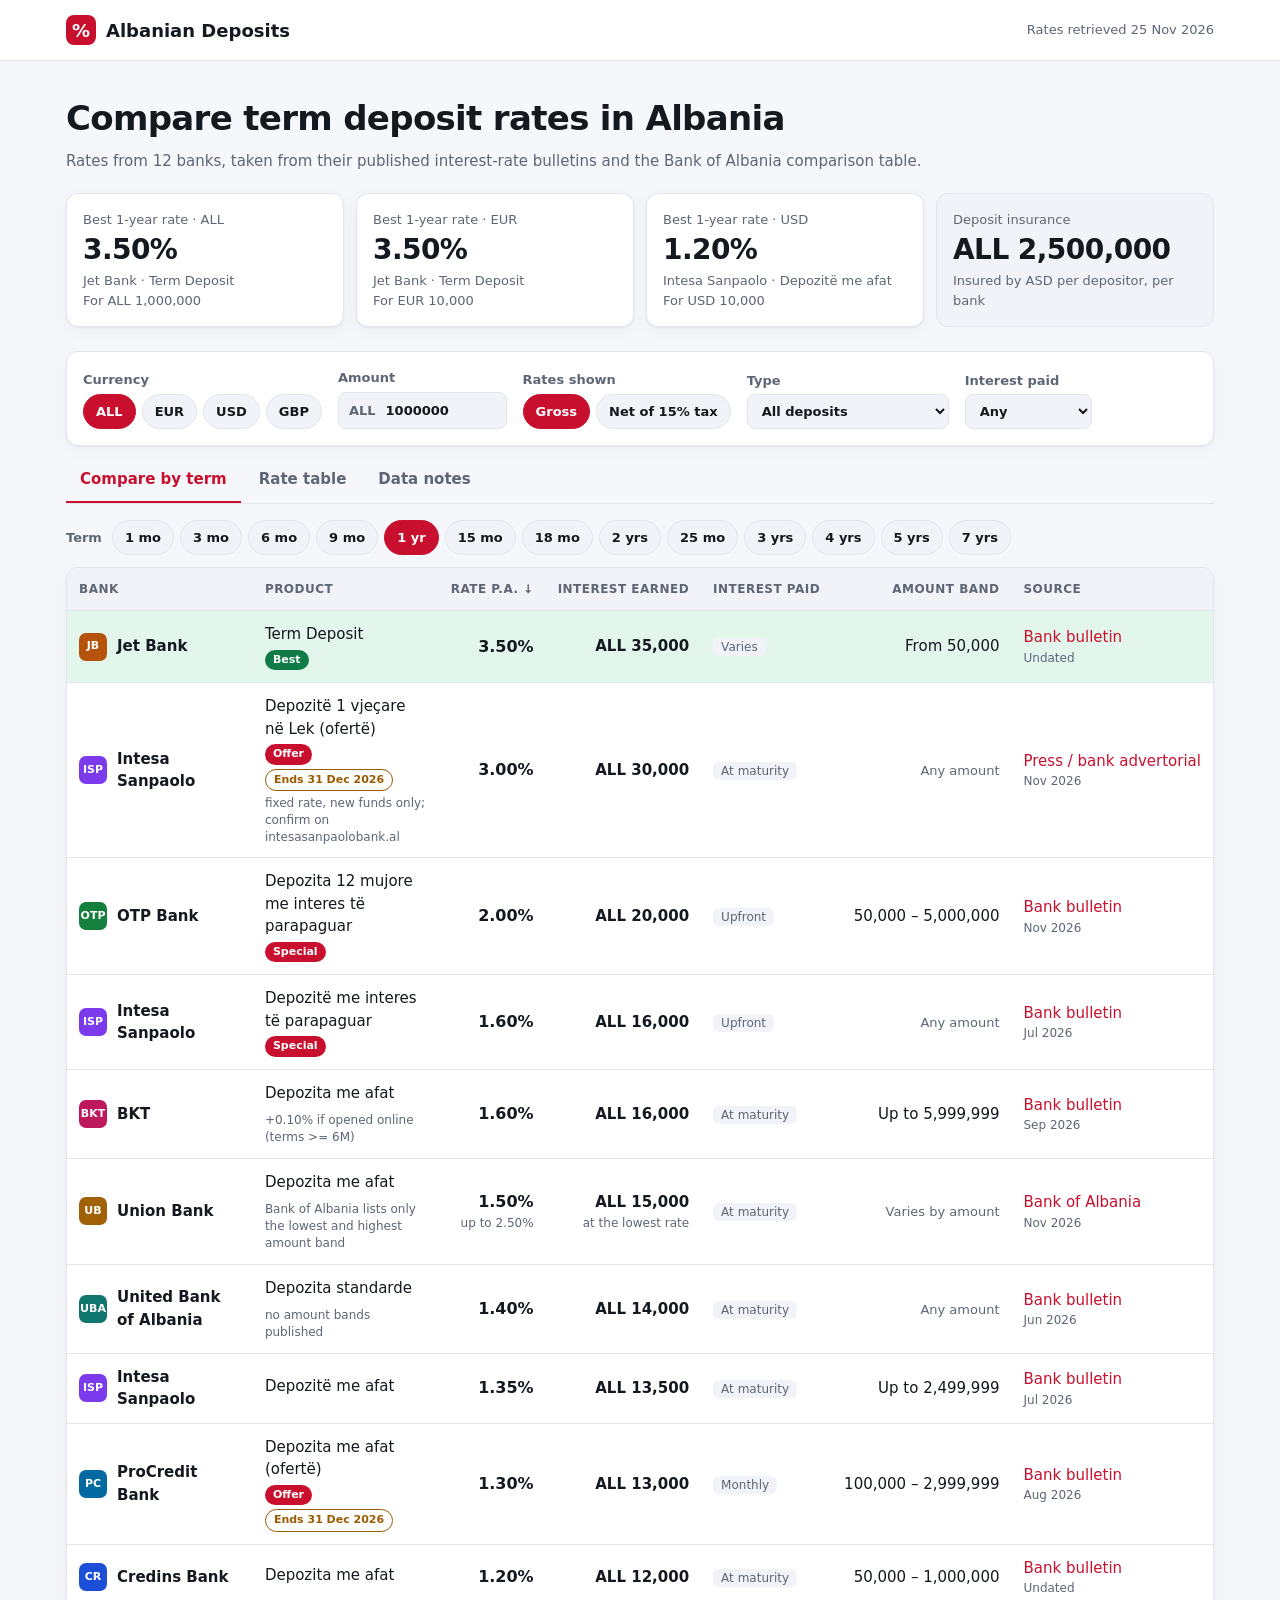
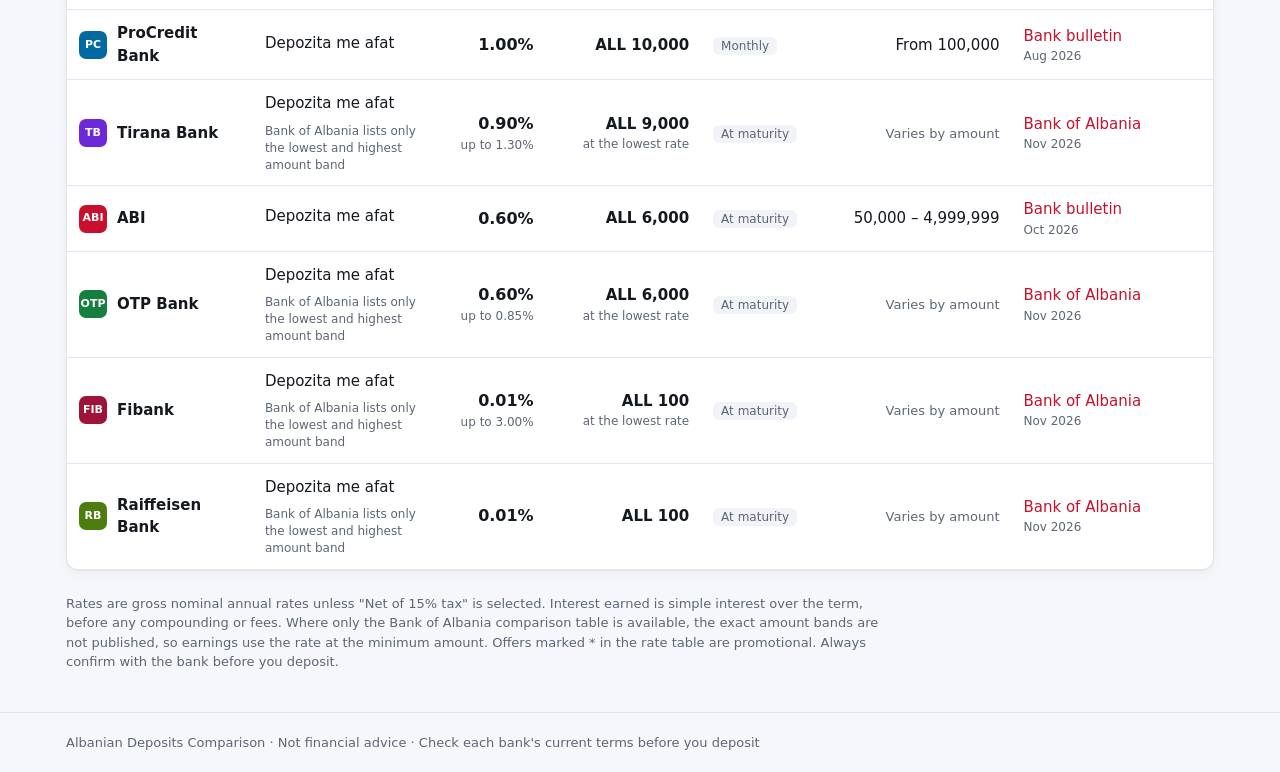
<file: rate-compare/index.html>
<!doctype html>
<html lang="en">
<head>
  <meta charset="utf-8">
  <meta name="viewport" content="width=device-width, initial-scale=1">
  <title>Albanian Deposits Comparison</title>
  <meta name="description" content="Compare term deposit rates across Albanian banks in ALL, EUR, USD and GBP.">
  <link rel="stylesheet" href="styles.css">
</head>
<body>
  <header class="site-header">
    <div class="wrap header-inner">
      <a class="brand" href="#">
        <span class="brand-mark" aria-hidden="true">%</span> Albanian Deposits
      </a>
      <span class="updated" id="updated"></span>
    </div>
  </header>

  <main class="wrap">
    <section class="hero">
      <h1>Compare term deposit rates in Albania</h1>
      <p>Rates from <span id="bankCount"></span> banks, taken from their published interest-rate bulletins and the Bank of Albania comparison table.</p>
    </section>

    <section class="highlights" id="highlights" aria-label="Top 12-month rates"></section>

    <section class="controls" aria-label="Your deposit">
      <div class="field">
        <span>Currency</span>
        <div class="chips" id="ccy" role="radiogroup"></div>
      </div>
      <label class="field">
        <span>Amount</span>
        <div class="input-prefix"><span class="cur" id="ccyLabel"></span><input type="number" id="amount" min="0" step="1000"></div>
      </label>
      <div class="field">
        <span>Rates shown</span>
        <div class="chips" id="taxMode" role="radiogroup">
          <button class="chip" role="radio" aria-checked="true" data-v="gross">Gross</button>
          <button class="chip" role="radio" aria-checked="false" data-v="net">Net of 15% tax</button>
        </div>
      </div>
      <label class="field">
        <span>Type</span>
        <select id="category">
          <option value="">All deposits</option>
          <option value="standard">Standard only</option>
          <option value="offer">Offers &amp; specials only</option>
        </select>
      </label>
      <label class="field">
        <span>Interest paid</span>
        <select id="paid"><option value="">Any</option></select>
      </label>
      <p class="insure" id="insure" hidden></p>
    </section>

    <nav class="tabs" role="tablist">
      <button class="tab active" role="tab" aria-selected="true" data-tab="compare">Compare by term</button>
      <button class="tab" role="tab" aria-selected="false" data-tab="matrix">Rate table</button>
      <button class="tab" role="tab" aria-selected="false" data-tab="notes">Data notes</button>
    </nav>

    <section class="panel" id="panel-compare">
      <div class="term-row">
        <span class="term-label">Term</span>
        <div class="chips" id="terms" role="radiogroup"></div>
      </div>
      <div class="table-wrap">
        <table class="rates" id="tdTable">
          <thead>
            <tr>
              <th data-sort="bank">Bank</th>
              <th data-sort="product">Product</th>
              <th data-sort="rate" class="num sorted desc">Rate p.a.</th>
              <th data-sort="earn" class="num">Interest earned</th>
              <th data-sort="payment">Interest paid</th>
              <th data-sort="amin" class="num">Amount band</th>
              <th data-sort="sourceDate">Source</th>
            </tr>
          </thead>
          <tbody></tbody>
        </table>
      </div>
    </section>

    <section class="panel" id="panel-matrix" hidden>
      <p class="hint">Best rate each bank offers for your amount, by term. The best rate in each column is outlined; darker cells pay more.</p>
      <div class="table-wrap">
        <table class="rates matrix" id="mxTable"><thead></thead><tbody></tbody></table>
      </div>
    </section>

    <section class="panel" id="panel-notes" hidden>
      <div class="notes-grid" id="notes"></div>
    </section>

    <p class="disclaimer" id="disclaimer"></p>
  </main>

  <footer class="site-footer">
    <div class="wrap">Albanian Deposits Comparison · Not financial advice · Check each bank's current terms before you deposit</div>
  </footer>

  <script src="data/rates.js"></script>
  <script src="data/notes.js"></script>
  <script src="app.js"></script>
</body>
</html>
</file>
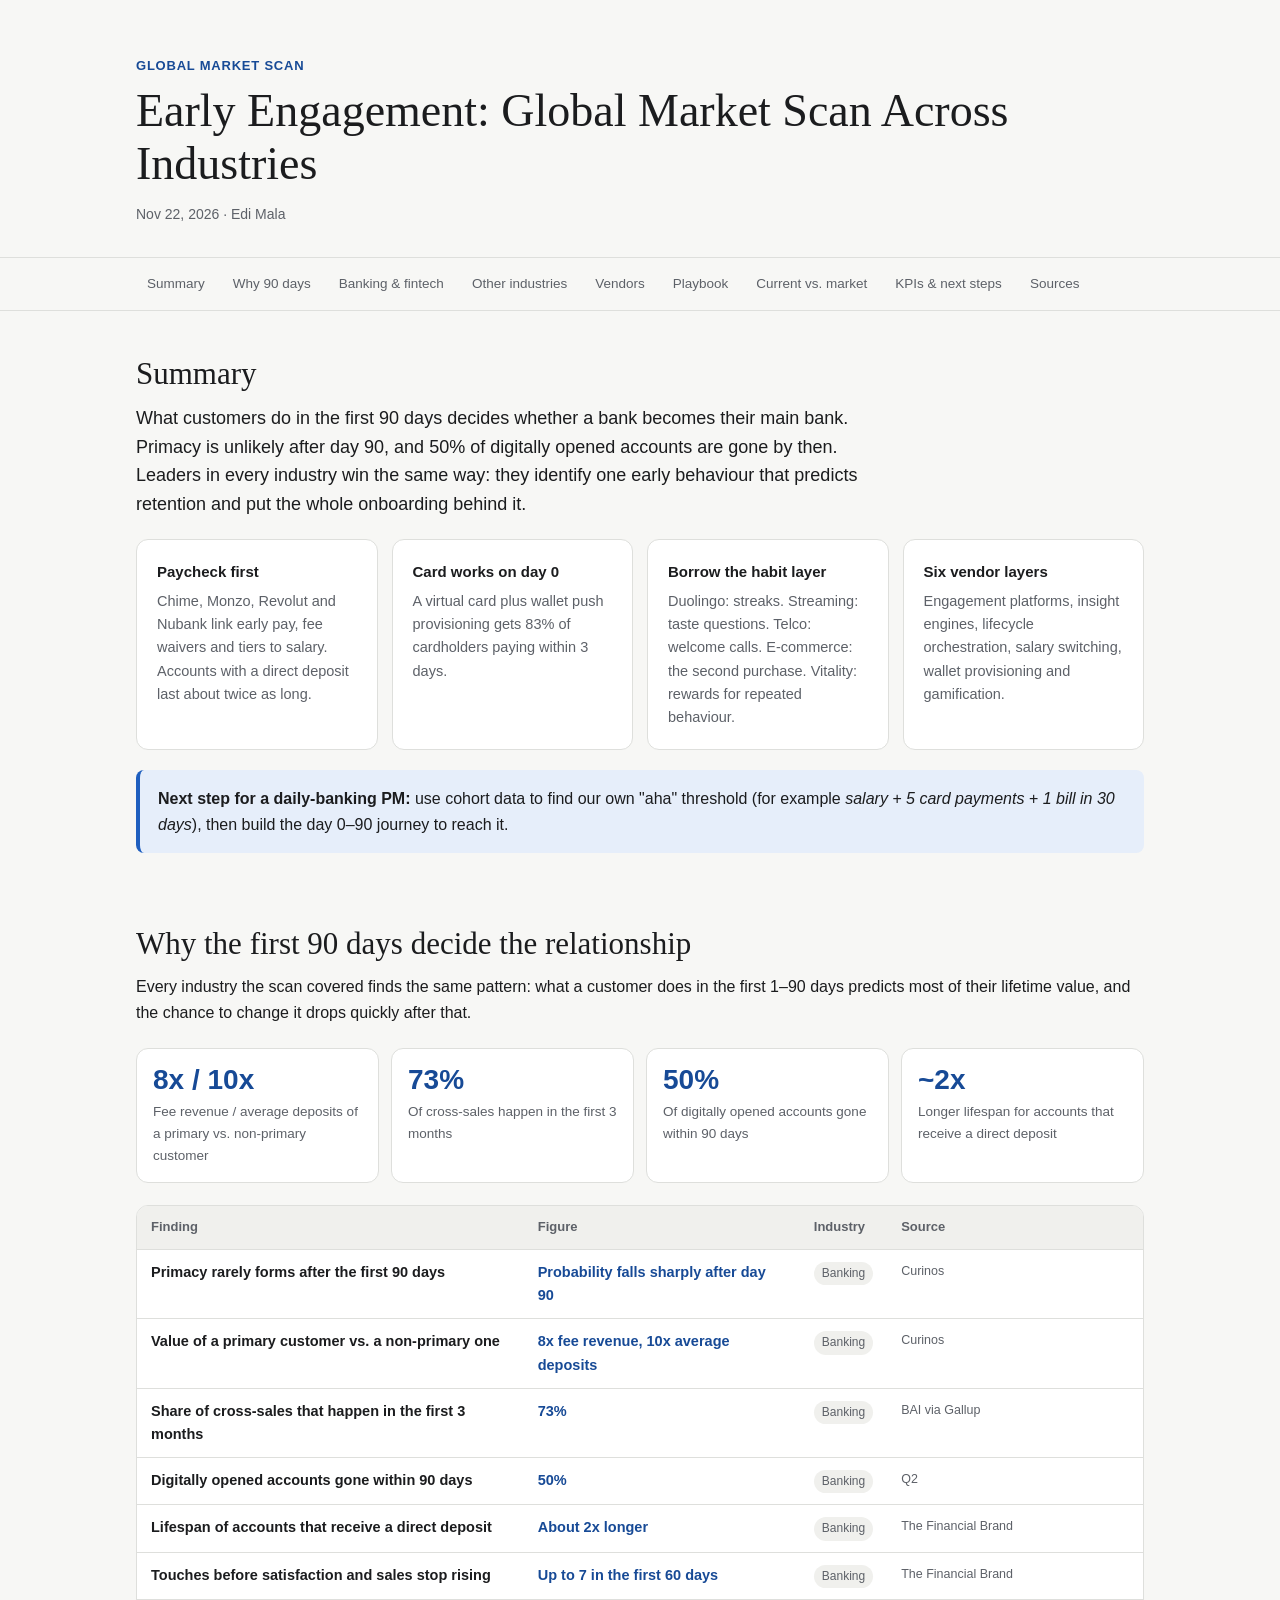
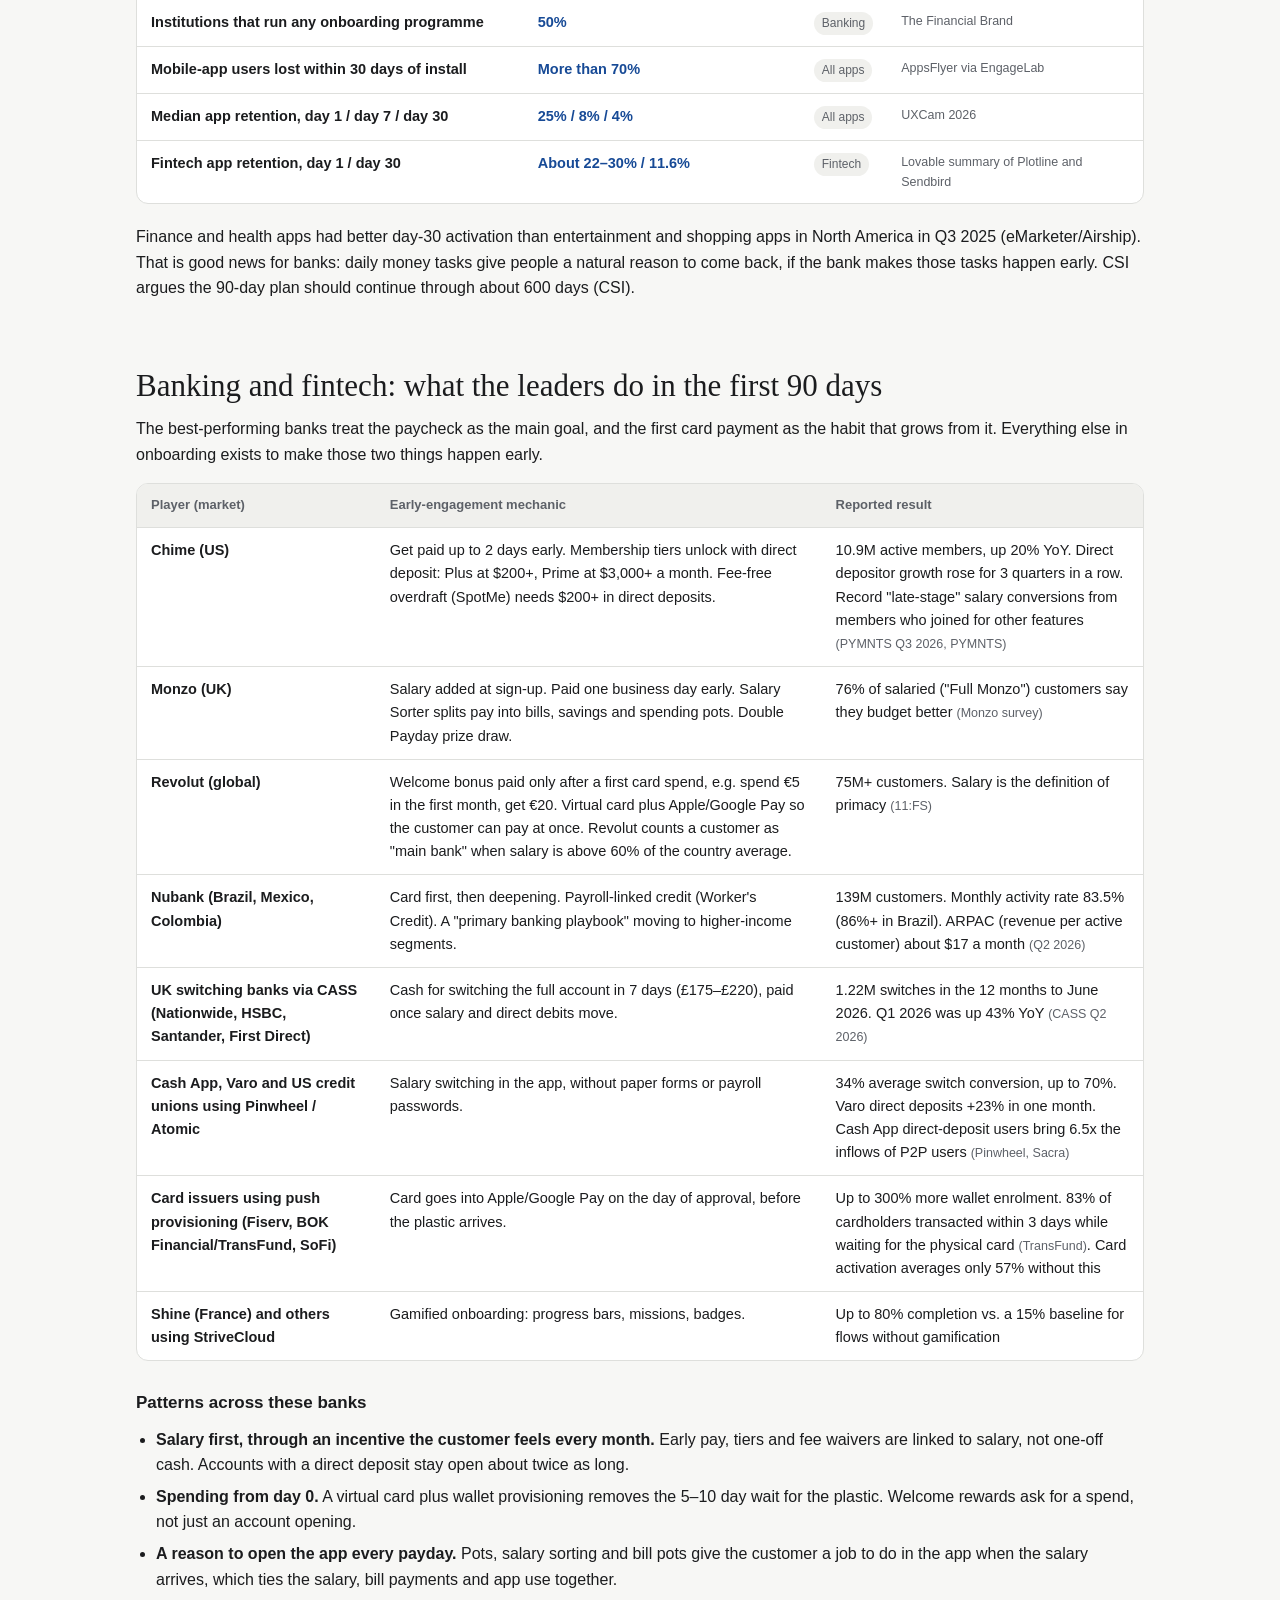
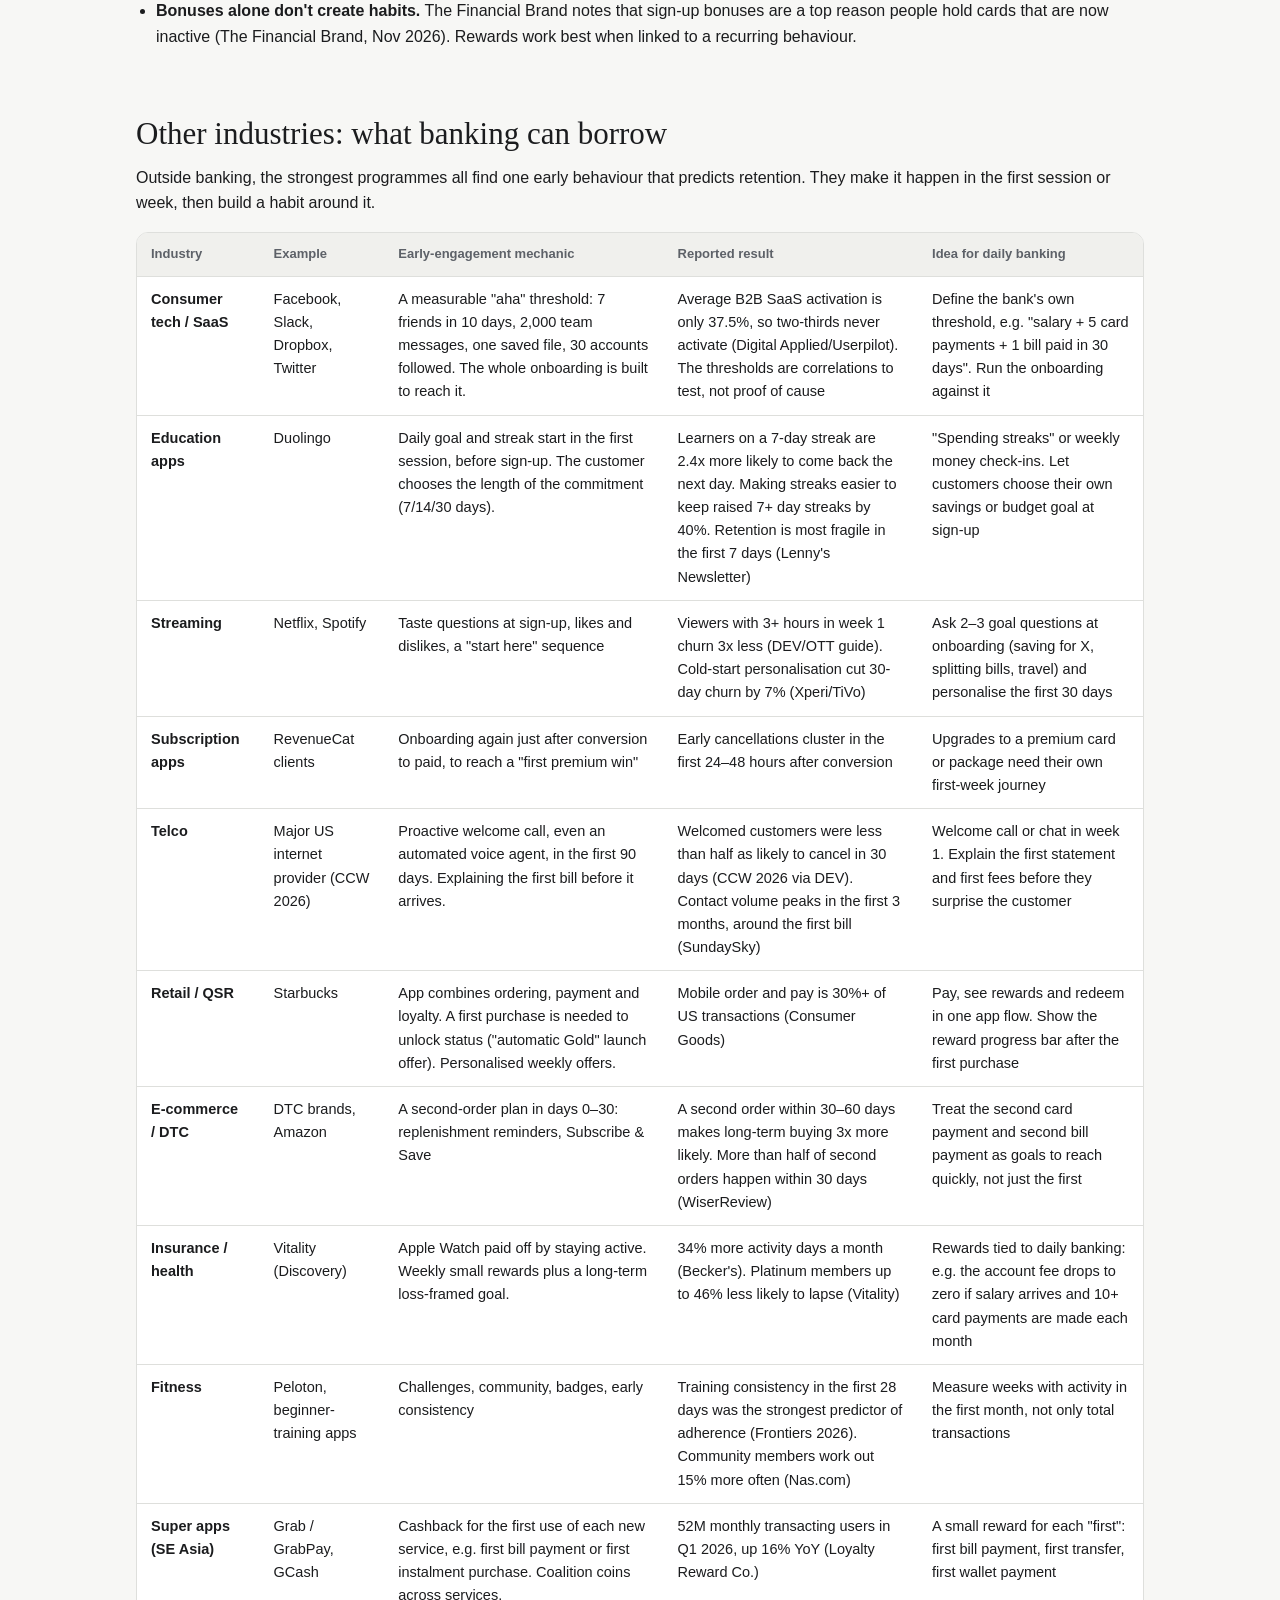
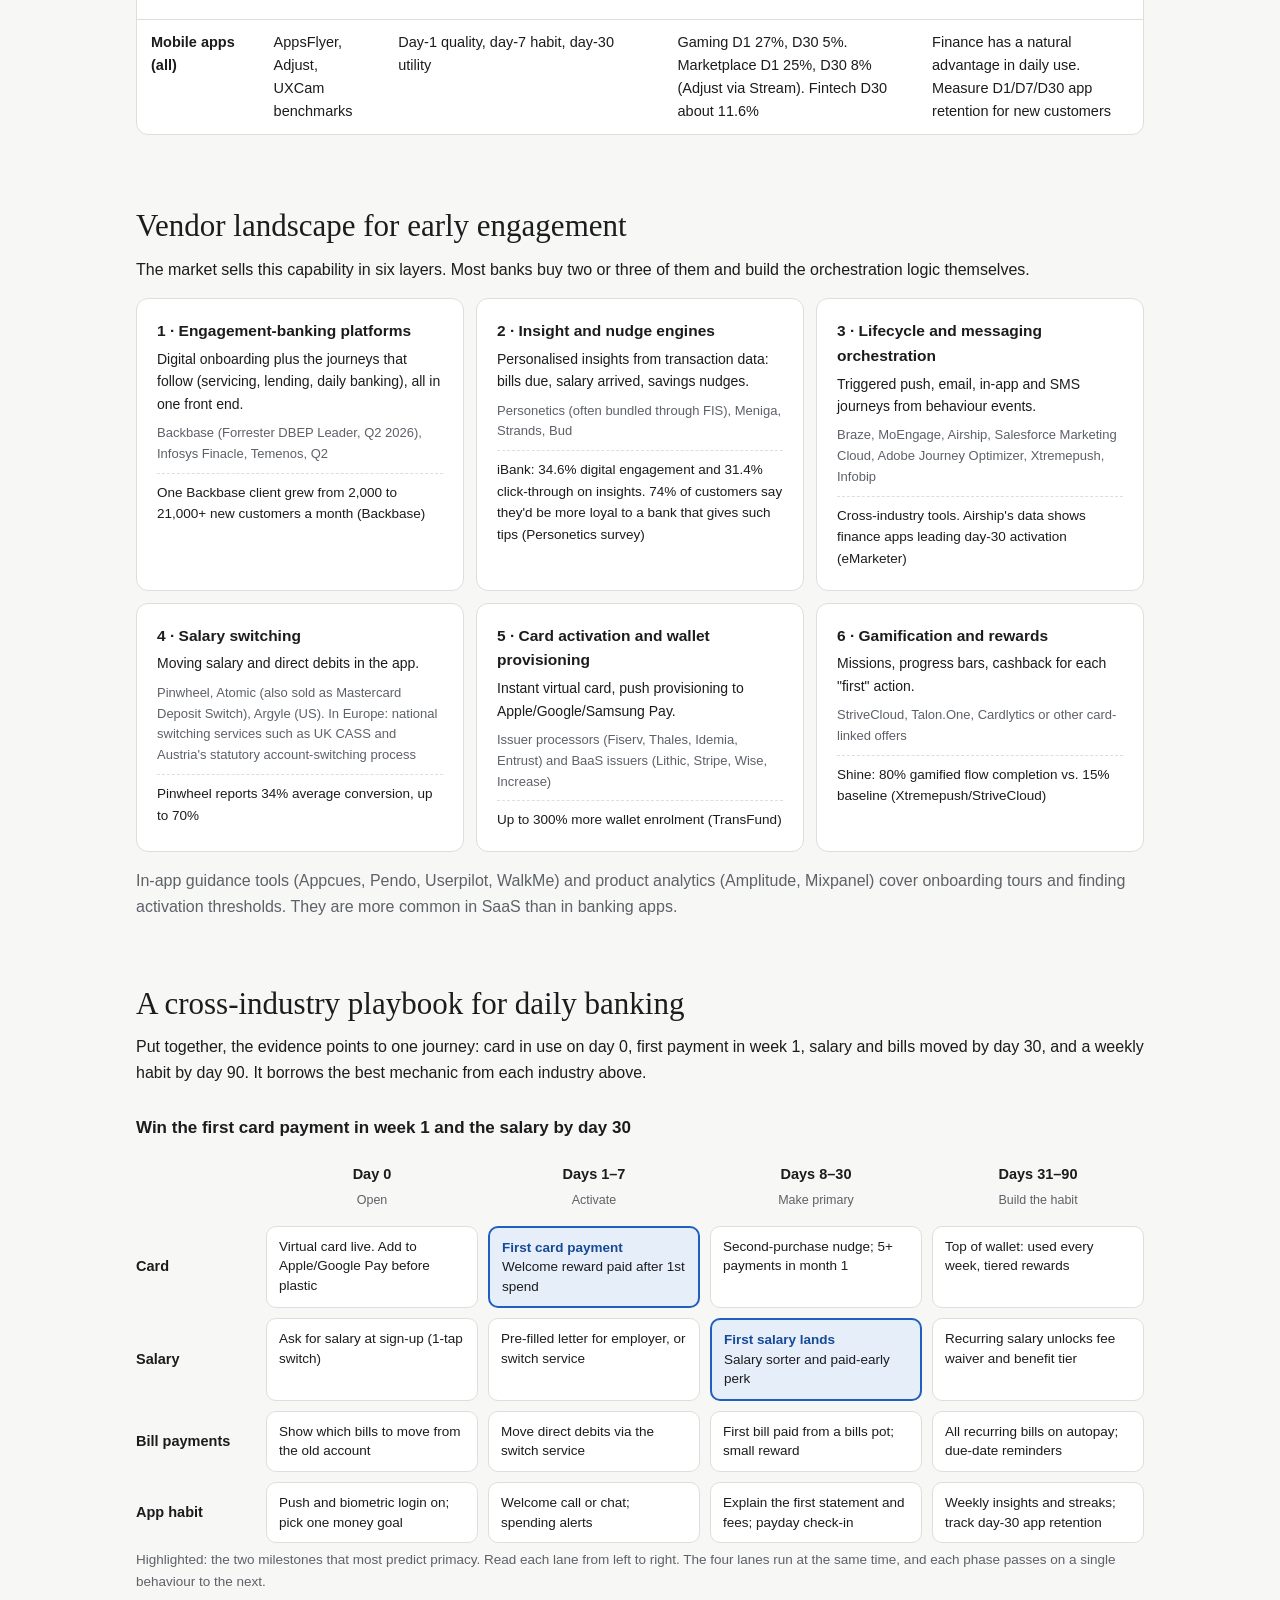
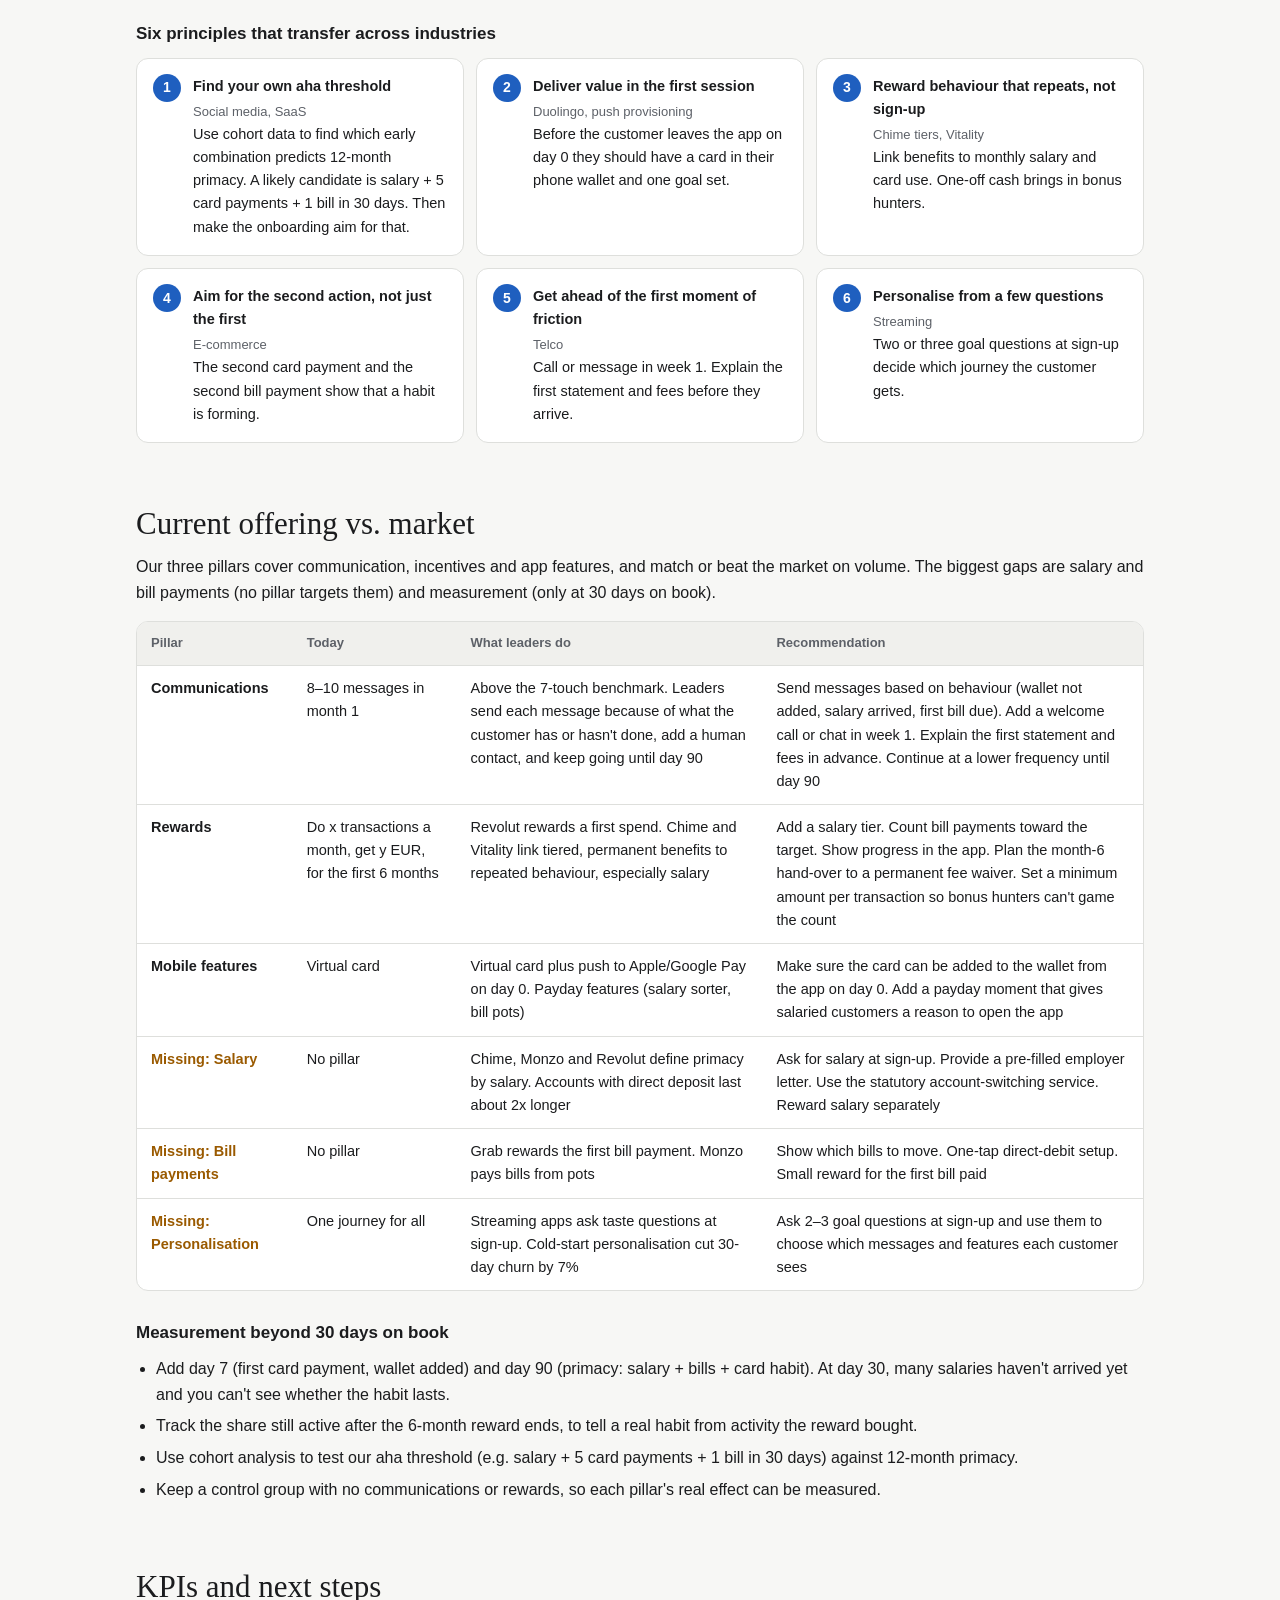
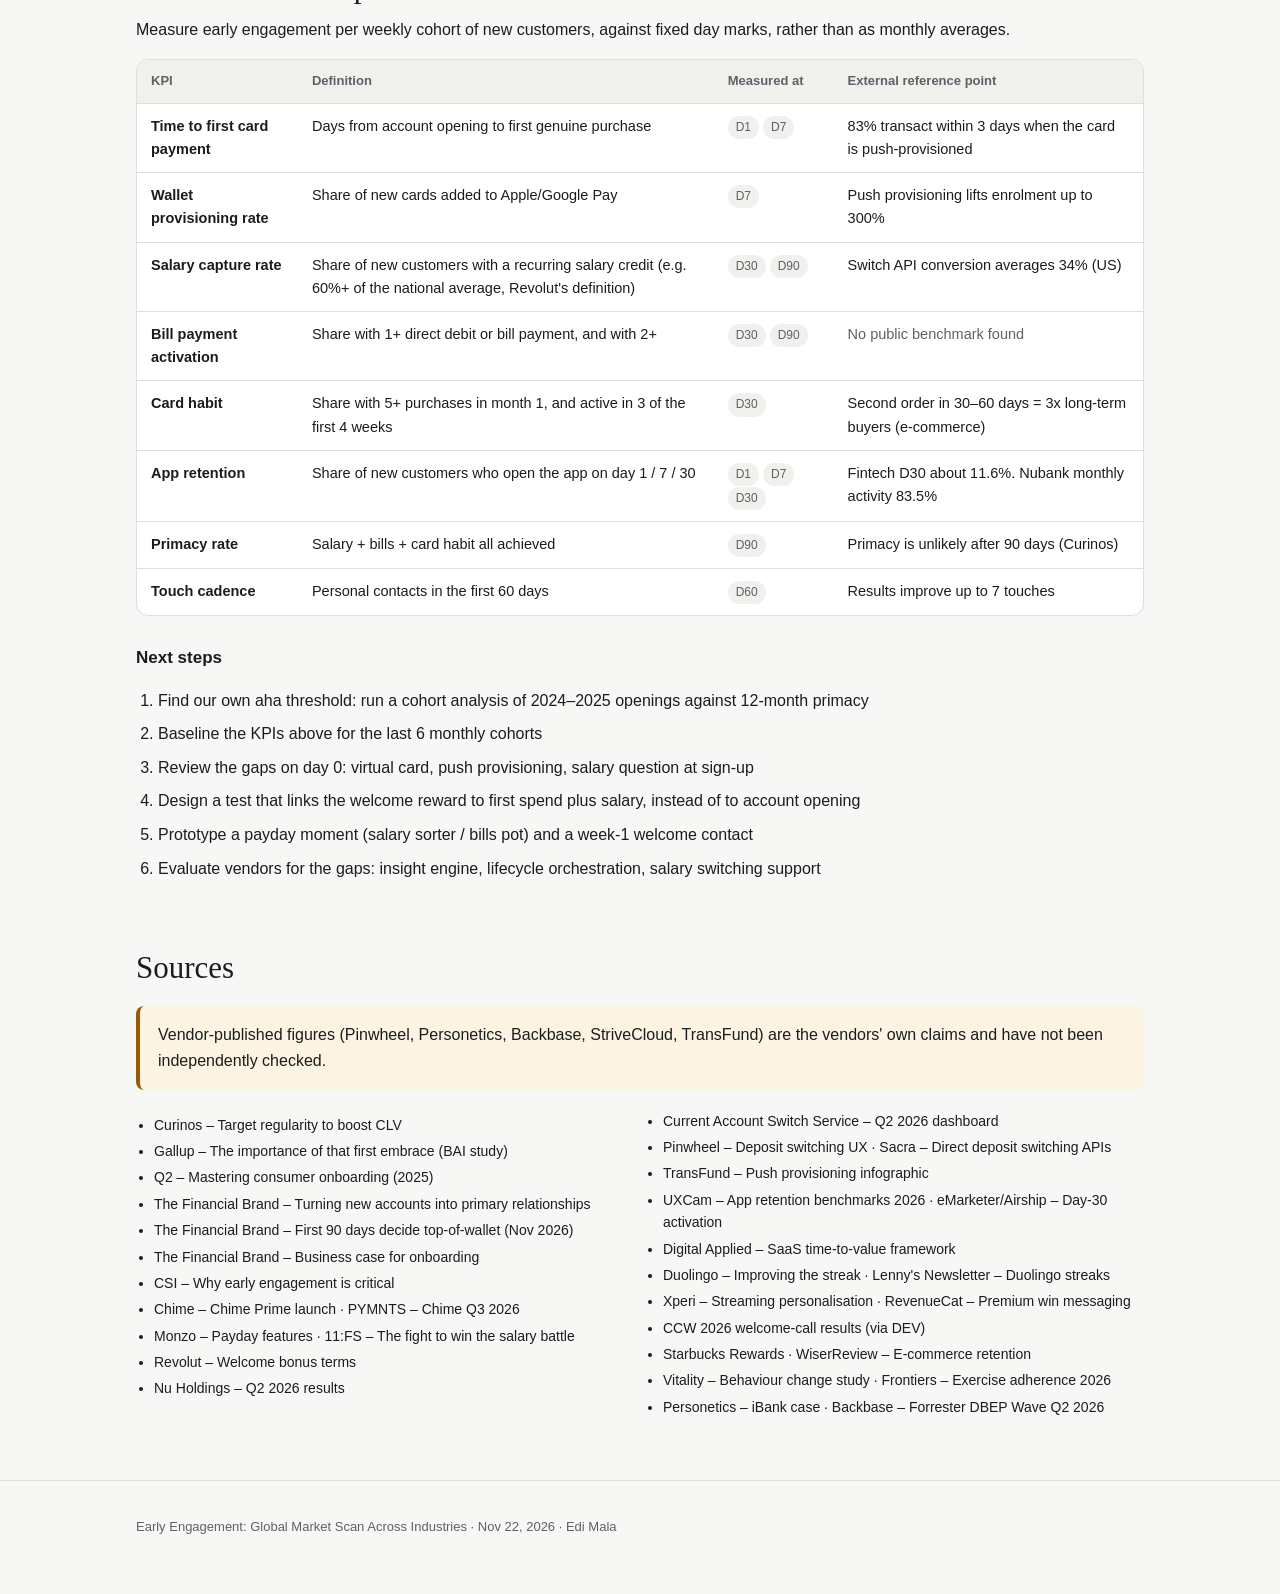
<file: early-engagement-market-scan.html>
<!doctype html>
<html lang="en">
<head>
<meta charset="utf-8">
<meta name="viewport" content="width=device-width, initial-scale=1">
<title>Early Engagement Market Scan</title>
<meta name="description" content="Early Engagement: Global Market Scan Across Industries — what customers do in the first 90 days, and how leaders in banking and other industries win them.">
<style>
:root{
  --bg:#f7f7f5; --surface:#ffffff; --surface-2:#f0f0ed; --text:#1b1c1e; --muted:#5d6168;
  --border:#dedfdc; --accent:#1f5fbf; --accent-soft:#e6eefa; --accent-text:#174a96;
  --warn-soft:#fdf3e2; --warn:#9a5a00;
}
@media (prefers-color-scheme: dark){
  :root:not([data-theme="light"]){
    --bg:#141518; --surface:#1c1d21; --surface-2:#24262b; --text:#e8e8e6; --muted:#a0a4ab;
    --border:#33363c; --accent:#6ea0ec; --accent-soft:#1d2a40; --accent-text:#9cc0f5;
    --warn-soft:#2e2414; --warn:#e3a94f;
  }
}
:root[data-theme="dark"]{
  --bg:#141518; --surface:#1c1d21; --surface-2:#24262b; --text:#e8e8e6; --muted:#a0a4ab;
  --border:#33363c; --accent:#6ea0ec; --accent-soft:#1d2a40; --accent-text:#9cc0f5;
  --warn-soft:#2e2414; --warn:#e3a94f;
}
*{box-sizing:border-box}
html{scroll-behavior:smooth}
body{margin:0;background:var(--bg);color:var(--text);
  font:16px/1.6 -apple-system,BlinkMacSystemFont,"Segoe UI",Inter,Roboto,Helvetica,Arial,sans-serif}
.wrap{max-width:1040px;margin:0 auto;padding:0 16px}
header.hero{padding:56px 0 32px;border-bottom:1px solid var(--border)}
.eyebrow{color:var(--accent-text);font-weight:600;font-size:13px;letter-spacing:.06em;text-transform:uppercase}
h1{font-family:Georgia,"Times New Roman",serif;font-weight:500;font-size:clamp(30px,5vw,46px);line-height:1.15;margin:8px 0 12px}
.byline{color:var(--muted);font-size:14px}
nav.toc{position:sticky;top:0;z-index:5;background:color-mix(in srgb,var(--bg) 92%,transparent);
  backdrop-filter:blur(6px);border-bottom:1px solid var(--border)}
nav.toc ul{list-style:none;margin:0;padding:10px 0;display:flex;gap:6px;overflow-x:auto;scrollbar-width:none}
nav.toc ul::-webkit-scrollbar{display:none}
nav.toc a{display:block;white-space:nowrap;padding:5px 11px;border-radius:999px;color:var(--muted);text-decoration:none;font-size:13.5px}
nav.toc a:hover{background:var(--surface-2);color:var(--text)}
section{padding:44px 0 8px}
h2{font-family:Georgia,"Times New Roman",serif;font-weight:500;font-size:clamp(24px,3.4vw,31px);line-height:1.2;margin:0 0 12px}
h3{font-size:17px;margin:28px 0 10px}
p{margin:0 0 14px}
.lede{font-size:18px;color:var(--text);max-width:760px}
.muted{color:var(--muted)}
.card{background:var(--surface);border:1px solid var(--border);border-radius:12px;padding:20px}
.summary-grid{display:grid;grid-template-columns:repeat(auto-fit,minmax(220px,1fr));gap:14px;margin:20px 0}
.summary-grid .card h4{margin:0 0 6px;font-size:15px}
.summary-grid .card p{margin:0;font-size:14.5px;color:var(--muted)}
.callout{background:var(--accent-soft);border-left:4px solid var(--accent);border-radius:8px;padding:16px 18px;margin:20px 0}
.callout.warn{background:var(--warn-soft);border-left-color:var(--warn)}
.stats{display:grid;grid-template-columns:repeat(auto-fit,minmax(170px,1fr));gap:12px;margin:22px 0}
.stat{background:var(--surface);border:1px solid var(--border);border-radius:12px;padding:16px}
.stat .num{font-size:28px;font-weight:650;color:var(--accent-text);line-height:1.1;font-variant-numeric:tabular-nums}
.stat .lbl{font-size:13.5px;color:var(--muted);margin-top:6px}
.table-wrap{overflow-x:auto;border:1px solid var(--border);border-radius:12px;background:var(--surface);margin:16px 0 20px}
table{border-collapse:collapse;width:100%;font-size:14.5px}
th,td{text-align:left;vertical-align:top;padding:11px 14px;border-bottom:1px solid var(--border)}
th{background:var(--surface-2);font-weight:600;font-size:13px;color:var(--muted);white-space:nowrap}
tr:last-child td{border-bottom:none}
td:first-child{font-weight:600}
td.fig{font-variant-numeric:tabular-nums;color:var(--accent-text);font-weight:600}
.tag{display:inline-block;font-size:12px;padding:2px 8px;border-radius:999px;background:var(--surface-2);color:var(--muted);white-space:nowrap}
.src{font-size:12.5px;color:var(--muted)}
.tbl-wide{min-width:820px}
.tbl-mid{min-width:640px}
ul.bullets{padding-left:20px;margin:0 0 14px}
ul.bullets li{margin:6px 0}
/* journey */
.journey{overflow-x:auto;margin:18px 0 6px}
.jgrid{display:grid;grid-template-columns:120px repeat(4,minmax(150px,1fr));gap:10px;min-width:760px}
.jhead{text-align:center;padding:4px 0}
.jhead b{display:block;font-size:14.5px}
.jhead span{font-size:12.5px;color:var(--muted)}
.jlane{font-weight:600;font-size:14.5px;display:flex;align-items:center}
.jcell{background:var(--surface);border:1px solid var(--border);border-radius:10px;padding:10px 12px;font-size:13.5px;line-height:1.45}
.jcell.hi{background:var(--accent-soft);border:2px solid var(--accent)}
.jcell.hi strong{display:block;color:var(--accent-text)}
ol.principles{counter-reset:p;list-style:none;padding:0;margin:10px 0;display:grid;grid-template-columns:repeat(auto-fit,minmax(290px,1fr));gap:12px}
ol.principles li{counter-increment:p;background:var(--surface);border:1px solid var(--border);border-radius:12px;padding:16px 16px 16px 56px;position:relative;font-size:14.5px}
ol.principles li::before{content:counter(p);position:absolute;left:16px;top:15px;width:28px;height:28px;border-radius:50%;
  background:var(--accent);color:var(--surface);font-weight:700;display:grid;place-items:center;font-size:14px}
ol.principles b{display:block;margin-bottom:2px}
ol.principles em{font-style:normal;color:var(--muted);font-size:13px}
.layers{display:grid;grid-template-columns:repeat(auto-fit,minmax(280px,1fr));gap:12px;margin:16px 0}
.layer h4{margin:0 0 4px;font-size:15.5px}
.layer .what{font-size:14px;margin-bottom:8px}
.layer .vendors{font-size:13px;color:var(--muted);margin-bottom:8px}
.layer .ev{font-size:13.5px;border-top:1px dashed var(--border);padding-top:8px}
tr.missing td:first-child{color:var(--warn)}
ol.steps{padding-left:22px}
ol.steps li{margin:8px 0}
.sources{columns:2 300px;column-gap:28px;font-size:14px;padding-left:18px}
.sources li{break-inside:avoid;margin:4px 0}
footer{padding:36px 0 56px;color:var(--muted);font-size:13px;border-top:1px solid var(--border);margin-top:40px}
</style>
</head>
<body>

<header class="hero">
  <div class="wrap">
    <div class="eyebrow">Global market scan</div>
    <h1>Early Engagement: Global Market Scan Across Industries</h1>
    <div class="byline">Nov 22, 2026 · Edi Mala</div>
  </div>
</header>

<nav class="toc" aria-label="Sections">
  <div class="wrap">
    <ul>
      <li><a href="#summary">Summary</a></li>
      <li><a href="#why">Why 90 days</a></li>
      <li><a href="#banking">Banking &amp; fintech</a></li>
      <li><a href="#industries">Other industries</a></li>
      <li><a href="#vendors">Vendors</a></li>
      <li><a href="#playbook">Playbook</a></li>
      <li><a href="#gap">Current vs. market</a></li>
      <li><a href="#kpis">KPIs &amp; next steps</a></li>
      <li><a href="#sources">Sources</a></li>
    </ul>
  </div>
</nav>

<main class="wrap">

<!-- SUMMARY -->
<section id="summary">
  <h2>Summary</h2>
  <p class="lede">What customers do in the first 90 days decides whether a bank becomes their main bank. Primacy is unlikely after day 90, and 50% of digitally opened accounts are gone by then. Leaders in every industry win the same way: they identify one early behaviour that predicts retention and put the whole onboarding behind it.</p>

  <div class="summary-grid">
    <div class="card"><h4>Paycheck first</h4><p>Chime, Monzo, Revolut and Nubank link early pay, fee waivers and tiers to salary. Accounts with a direct deposit last about twice as long.</p></div>
    <div class="card"><h4>Card works on day 0</h4><p>A virtual card plus wallet push provisioning gets 83% of cardholders paying within 3 days.</p></div>
    <div class="card"><h4>Borrow the habit layer</h4><p>Duolingo: streaks. Streaming: taste questions. Telco: welcome calls. E-commerce: the second purchase. Vitality: rewards for repeated behaviour.</p></div>
    <div class="card"><h4>Six vendor layers</h4><p>Engagement platforms, insight engines, lifecycle orchestration, salary switching, wallet provisioning and gamification.</p></div>
  </div>

  <div class="callout">
    <strong>Next step for a daily-banking PM:</strong> use cohort data to find our own "aha" threshold (for example <em>salary + 5 card payments + 1 bill in 30 days</em>), then build the day 0–90 journey to reach it.
  </div>
</section>

<!-- WHY -->
<section id="why">
  <h2>Why the first 90 days decide the relationship</h2>
  <p>Every industry the scan covered finds the same pattern: what a customer does in the first 1–90 days predicts most of their lifetime value, and the chance to change it drops quickly after that.</p>

  <div class="stats">
    <div class="stat"><div class="num">8x / 10x</div><div class="lbl">Fee revenue / average deposits of a primary vs. non-primary customer</div></div>
    <div class="stat"><div class="num">73%</div><div class="lbl">Of cross-sales happen in the first 3 months</div></div>
    <div class="stat"><div class="num">50%</div><div class="lbl">Of digitally opened accounts gone within 90 days</div></div>
    <div class="stat"><div class="num">~2x</div><div class="lbl">Longer lifespan for accounts that receive a direct deposit</div></div>
  </div>

  <div class="table-wrap">
    <table class="tbl-mid">
      <thead><tr><th>Finding</th><th>Figure</th><th>Industry</th><th>Source</th></tr></thead>
      <tbody>
        <tr><td>Primacy rarely forms after the first 90 days</td><td class="fig">Probability falls sharply after day 90</td><td><span class="tag">Banking</span></td><td class="src">Curinos</td></tr>
        <tr><td>Value of a primary customer vs. a non-primary one</td><td class="fig">8x fee revenue, 10x average deposits</td><td><span class="tag">Banking</span></td><td class="src">Curinos</td></tr>
        <tr><td>Share of cross-sales that happen in the first 3 months</td><td class="fig">73%</td><td><span class="tag">Banking</span></td><td class="src">BAI via Gallup</td></tr>
        <tr><td>Digitally opened accounts gone within 90 days</td><td class="fig">50%</td><td><span class="tag">Banking</span></td><td class="src">Q2</td></tr>
        <tr><td>Lifespan of accounts that receive a direct deposit</td><td class="fig">About 2x longer</td><td><span class="tag">Banking</span></td><td class="src">The Financial Brand</td></tr>
        <tr><td>Touches before satisfaction and sales stop rising</td><td class="fig">Up to 7 in the first 60 days</td><td><span class="tag">Banking</span></td><td class="src">The Financial Brand</td></tr>
        <tr><td>Institutions that run any onboarding programme</td><td class="fig">50%</td><td><span class="tag">Banking</span></td><td class="src">The Financial Brand</td></tr>
        <tr><td>Mobile-app users lost within 30 days of install</td><td class="fig">More than 70%</td><td><span class="tag">All apps</span></td><td class="src">AppsFlyer via EngageLab</td></tr>
        <tr><td>Median app retention, day 1 / day 7 / day 30</td><td class="fig">25% / 8% / 4%</td><td><span class="tag">All apps</span></td><td class="src">UXCam 2026</td></tr>
        <tr><td>Fintech app retention, day 1 / day 30</td><td class="fig">About 22–30% / 11.6%</td><td><span class="tag">Fintech</span></td><td class="src">Lovable summary of Plotline and Sendbird</td></tr>
      </tbody>
    </table>
  </div>

  <p>Finance and health apps had better day-30 activation than entertainment and shopping apps in North America in Q3 2025 (eMarketer/Airship). That is good news for banks: daily money tasks give people a natural reason to come back, if the bank makes those tasks happen early. CSI argues the 90-day plan should continue through about 600 days (CSI).</p>
</section>

<!-- BANKING -->
<section id="banking">
  <h2>Banking and fintech: what the leaders do in the first 90 days</h2>
  <p>The best-performing banks treat the paycheck as the main goal, and the first card payment as the habit that grows from it. Everything else in onboarding exists to make those two things happen early.</p>

  <div class="table-wrap">
    <table class="tbl-wide">
      <thead><tr><th>Player (market)</th><th>Early-engagement mechanic</th><th>Reported result</th></tr></thead>
      <tbody>
        <tr><td>Chime (US)</td><td>Get paid up to 2 days early. Membership tiers unlock with direct deposit: Plus at $200+, Prime at $3,000+ a month. Fee-free overdraft (SpotMe) needs $200+ in direct deposits.</td><td>10.9M active members, up 20% YoY. Direct depositor growth rose for 3 quarters in a row. Record "late-stage" salary conversions from members who joined for other features <span class="src">(PYMNTS Q3 2026, PYMNTS)</span></td></tr>
        <tr><td>Monzo (UK)</td><td>Salary added at sign-up. Paid one business day early. Salary Sorter splits pay into bills, savings and spending pots. Double Payday prize draw.</td><td>76% of salaried ("Full Monzo") customers say they budget better <span class="src">(Monzo survey)</span></td></tr>
        <tr><td>Revolut (global)</td><td>Welcome bonus paid only after a first card spend, e.g. spend €5 in the first month, get €20. Virtual card plus Apple/Google Pay so the customer can pay at once. Revolut counts a customer as "main bank" when salary is above 60% of the country average.</td><td>75M+ customers. Salary is the definition of primacy <span class="src">(11:FS)</span></td></tr>
        <tr><td>Nubank (Brazil, Mexico, Colombia)</td><td>Card first, then deepening. Payroll-linked credit (Worker's Credit). A "primary banking playbook" moving to higher-income segments.</td><td>139M customers. Monthly activity rate 83.5% (86%+ in Brazil). ARPAC (revenue per active customer) about $17 a month <span class="src">(Q2 2026)</span></td></tr>
        <tr><td>UK switching banks via CASS (Nationwide, HSBC, Santander, First Direct)</td><td>Cash for switching the full account in 7 days (£175–£220), paid once salary and direct debits move.</td><td>1.22M switches in the 12 months to June 2026. Q1 2026 was up 43% YoY <span class="src">(CASS Q2 2026)</span></td></tr>
        <tr><td>Cash App, Varo and US credit unions using Pinwheel / Atomic</td><td>Salary switching in the app, without paper forms or payroll passwords.</td><td>34% average switch conversion, up to 70%. Varo direct deposits +23% in one month. Cash App direct-deposit users bring 6.5x the inflows of P2P users <span class="src">(Pinwheel, Sacra)</span></td></tr>
        <tr><td>Card issuers using push provisioning (Fiserv, BOK Financial/TransFund, SoFi)</td><td>Card goes into Apple/Google Pay on the day of approval, before the plastic arrives.</td><td>Up to 300% more wallet enrolment. 83% of cardholders transacted within 3 days while waiting for the physical card <span class="src">(TransFund)</span>. Card activation averages only 57% without this</td></tr>
        <tr><td>Shine (France) and others using StriveCloud</td><td>Gamified onboarding: progress bars, missions, badges.</td><td>Up to 80% completion vs. a 15% baseline for flows without gamification</td></tr>
      </tbody>
    </table>
  </div>

  <h3>Patterns across these banks</h3>
  <ul class="bullets">
    <li><strong>Salary first, through an incentive the customer feels every month.</strong> Early pay, tiers and fee waivers are linked to salary, not one-off cash. Accounts with a direct deposit stay open about twice as long.</li>
    <li><strong>Spending from day 0.</strong> A virtual card plus wallet provisioning removes the 5–10 day wait for the plastic. Welcome rewards ask for a spend, not just an account opening.</li>
    <li><strong>A reason to open the app every payday.</strong> Pots, salary sorting and bill pots give the customer a job to do in the app when the salary arrives, which ties the salary, bill payments and app use together.</li>
    <li><strong>Bonuses alone don't create habits.</strong> The Financial Brand notes that sign-up bonuses are a top reason people hold cards that are now inactive (The Financial Brand, Nov 2026). Rewards work best when linked to a recurring behaviour.</li>
  </ul>
</section>

<!-- OTHER INDUSTRIES -->
<section id="industries">
  <h2>Other industries: what banking can borrow</h2>
  <p>Outside banking, the strongest programmes all find one early behaviour that predicts retention. They make it happen in the first session or week, then build a habit around it.</p>

  <div class="table-wrap">
    <table class="tbl-wide" style="min-width:960px">
      <thead><tr><th>Industry</th><th>Example</th><th>Early-engagement mechanic</th><th>Reported result</th><th>Idea for daily banking</th></tr></thead>
      <tbody>
        <tr><td>Consumer tech / SaaS</td><td>Facebook, Slack, Dropbox, Twitter</td><td>A measurable "aha" threshold: 7 friends in 10 days, 2,000 team messages, one saved file, 30 accounts followed. The whole onboarding is built to reach it.</td><td>Average B2B SaaS activation is only 37.5%, so two-thirds never activate (Digital Applied/Userpilot). The thresholds are correlations to test, not proof of cause</td><td>Define the bank's own threshold, e.g. "salary + 5 card payments + 1 bill paid in 30 days". Run the onboarding against it</td></tr>
        <tr><td>Education apps</td><td>Duolingo</td><td>Daily goal and streak start in the first session, before sign-up. The customer chooses the length of the commitment (7/14/30 days).</td><td>Learners on a 7-day streak are 2.4x more likely to come back the next day. Making streaks easier to keep raised 7+ day streaks by 40%. Retention is most fragile in the first 7 days (Lenny's Newsletter)</td><td>"Spending streaks" or weekly money check-ins. Let customers choose their own savings or budget goal at sign-up</td></tr>
        <tr><td>Streaming</td><td>Netflix, Spotify</td><td>Taste questions at sign-up, likes and dislikes, a "start here" sequence</td><td>Viewers with 3+ hours in week 1 churn 3x less (DEV/OTT guide). Cold-start personalisation cut 30-day churn by 7% (Xperi/TiVo)</td><td>Ask 2–3 goal questions at onboarding (saving for X, splitting bills, travel) and personalise the first 30 days</td></tr>
        <tr><td>Subscription apps</td><td>RevenueCat clients</td><td>Onboarding again just after conversion to paid, to reach a "first premium win"</td><td>Early cancellations cluster in the first 24–48 hours after conversion</td><td>Upgrades to a premium card or package need their own first-week journey</td></tr>
        <tr><td>Telco</td><td>Major US internet provider (CCW 2026)</td><td>Proactive welcome call, even an automated voice agent, in the first 90 days. Explaining the first bill before it arrives.</td><td>Welcomed customers were less than half as likely to cancel in 30 days (CCW 2026 via DEV). Contact volume peaks in the first 3 months, around the first bill (SundaySky)</td><td>Welcome call or chat in week 1. Explain the first statement and first fees before they surprise the customer</td></tr>
        <tr><td>Retail / QSR</td><td>Starbucks</td><td>App combines ordering, payment and loyalty. A first purchase is needed to unlock status ("automatic Gold" launch offer). Personalised weekly offers.</td><td>Mobile order and pay is 30%+ of US transactions (Consumer Goods)</td><td>Pay, see rewards and redeem in one app flow. Show the reward progress bar after the first purchase</td></tr>
        <tr><td>E-commerce / DTC</td><td>DTC brands, Amazon</td><td>A second-order plan in days 0–30: replenishment reminders, Subscribe &amp; Save</td><td>A second order within 30–60 days makes long-term buying 3x more likely. More than half of second orders happen within 30 days (WiserReview)</td><td>Treat the second card payment and second bill payment as goals to reach quickly, not just the first</td></tr>
        <tr><td>Insurance / health</td><td>Vitality (Discovery)</td><td>Apple Watch paid off by staying active. Weekly small rewards plus a long-term loss-framed goal.</td><td>34% more activity days a month (Becker's). Platinum members up to 46% less likely to lapse (Vitality)</td><td>Rewards tied to daily banking: e.g. the account fee drops to zero if salary arrives and 10+ card payments are made each month</td></tr>
        <tr><td>Fitness</td><td>Peloton, beginner-training apps</td><td>Challenges, community, badges, early consistency</td><td>Training consistency in the first 28 days was the strongest predictor of adherence (Frontiers 2026). Community members work out 15% more often (Nas.com)</td><td>Measure weeks with activity in the first month, not only total transactions</td></tr>
        <tr><td>Super apps (SE Asia)</td><td>Grab / GrabPay, GCash</td><td>Cashback for the first use of each new service, e.g. first bill payment or first instalment purchase. Coalition coins across services.</td><td>52M monthly transacting users in Q1 2026, up 16% YoY (Loyalty Reward Co.)</td><td>A small reward for each "first": first bill payment, first transfer, first wallet payment</td></tr>
        <tr><td>Mobile apps (all)</td><td>AppsFlyer, Adjust, UXCam benchmarks</td><td>Day-1 quality, day-7 habit, day-30 utility</td><td>Gaming D1 27%, D30 5%. Marketplace D1 25%, D30 8% (Adjust via Stream). Fintech D30 about 11.6%</td><td>Finance has a natural advantage in daily use. Measure D1/D7/D30 app retention for new customers</td></tr>
      </tbody>
    </table>
  </div>
</section>

<!-- VENDORS -->
<section id="vendors">
  <h2>Vendor landscape for early engagement</h2>
  <p>The market sells this capability in six layers. Most banks buy two or three of them and build the orchestration logic themselves.</p>

  <div class="layers">
    <div class="card layer"><h4>1 · Engagement-banking platforms</h4>
      <div class="what">Digital onboarding plus the journeys that follow (servicing, lending, daily banking), all in one front end.</div>
      <div class="vendors">Backbase (Forrester DBEP Leader, Q2 2026), Infosys Finacle, Temenos, Q2</div>
      <div class="ev">One Backbase client grew from 2,000 to 21,000+ new customers a month (Backbase)</div></div>
    <div class="card layer"><h4>2 · Insight and nudge engines</h4>
      <div class="what">Personalised insights from transaction data: bills due, salary arrived, savings nudges.</div>
      <div class="vendors">Personetics (often bundled through FIS), Meniga, Strands, Bud</div>
      <div class="ev">iBank: 34.6% digital engagement and 31.4% click-through on insights. 74% of customers say they'd be more loyal to a bank that gives such tips (Personetics survey)</div></div>
    <div class="card layer"><h4>3 · Lifecycle and messaging orchestration</h4>
      <div class="what">Triggered push, email, in-app and SMS journeys from behaviour events.</div>
      <div class="vendors">Braze, MoEngage, Airship, Salesforce Marketing Cloud, Adobe Journey Optimizer, Xtremepush, Infobip</div>
      <div class="ev">Cross-industry tools. Airship's data shows finance apps leading day-30 activation (eMarketer)</div></div>
    <div class="card layer"><h4>4 · Salary switching</h4>
      <div class="what">Moving salary and direct debits in the app.</div>
      <div class="vendors">Pinwheel, Atomic (also sold as Mastercard Deposit Switch), Argyle (US). In Europe: national switching services such as UK CASS and Austria's statutory account-switching process</div>
      <div class="ev">Pinwheel reports 34% average conversion, up to 70%</div></div>
    <div class="card layer"><h4>5 · Card activation and wallet provisioning</h4>
      <div class="what">Instant virtual card, push provisioning to Apple/Google/Samsung Pay.</div>
      <div class="vendors">Issuer processors (Fiserv, Thales, Idemia, Entrust) and BaaS issuers (Lithic, Stripe, Wise, Increase)</div>
      <div class="ev">Up to 300% more wallet enrolment (TransFund)</div></div>
    <div class="card layer"><h4>6 · Gamification and rewards</h4>
      <div class="what">Missions, progress bars, cashback for each "first" action.</div>
      <div class="vendors">StriveCloud, Talon.One, Cardlytics or other card-linked offers</div>
      <div class="ev">Shine: 80% gamified flow completion vs. 15% baseline (Xtremepush/StriveCloud)</div></div>
  </div>
  <p class="muted">In-app guidance tools (Appcues, Pendo, Userpilot, WalkMe) and product analytics (Amplitude, Mixpanel) cover onboarding tours and finding activation thresholds. They are more common in SaaS than in banking apps.</p>
</section>

<!-- PLAYBOOK -->
<section id="playbook">
  <h2>A cross-industry playbook for daily banking</h2>
  <p>Put together, the evidence points to one journey: card in use on day 0, first payment in week 1, salary and bills moved by day 30, and a weekly habit by day 90. It borrows the best mechanic from each industry above.</p>

  <h3>Win the first card payment in week 1 and the salary by day 30</h3>
  <div class="journey" role="table" aria-label="Daily-banking early-engagement journey, 4 phases by 4 lanes">
    <div class="jgrid">
      <div></div>
      <div class="jhead"><b>Day 0</b><span>Open</span></div>
      <div class="jhead"><b>Days 1–7</b><span>Activate</span></div>
      <div class="jhead"><b>Days 8–30</b><span>Make primary</span></div>
      <div class="jhead"><b>Days 31–90</b><span>Build the habit</span></div>

      <div class="jlane">Card</div>
      <div class="jcell">Virtual card live. Add to Apple/Google Pay before plastic</div>
      <div class="jcell hi"><strong>First card payment</strong>Welcome reward paid after 1st spend</div>
      <div class="jcell">Second-purchase nudge; 5+ payments in month 1</div>
      <div class="jcell">Top of wallet: used every week, tiered rewards</div>

      <div class="jlane">Salary</div>
      <div class="jcell">Ask for salary at sign-up (1-tap switch)</div>
      <div class="jcell">Pre-filled letter for employer, or switch service</div>
      <div class="jcell hi"><strong>First salary lands</strong>Salary sorter and paid-early perk</div>
      <div class="jcell">Recurring salary unlocks fee waiver and benefit tier</div>

      <div class="jlane">Bill payments</div>
      <div class="jcell">Show which bills to move from the old account</div>
      <div class="jcell">Move direct debits via the switch service</div>
      <div class="jcell">First bill paid from a bills pot; small reward</div>
      <div class="jcell">All recurring bills on autopay; due-date reminders</div>

      <div class="jlane">App habit</div>
      <div class="jcell">Push and biometric login on; pick one money goal</div>
      <div class="jcell">Welcome call or chat; spending alerts</div>
      <div class="jcell">Explain the first statement and fees; payday check-in</div>
      <div class="jcell">Weekly insights and streaks; track day-30 app retention</div>
    </div>
  </div>
  <p class="muted" style="font-size:13.5px">Highlighted: the two milestones that most predict primacy. Read each lane from left to right. The four lanes run at the same time, and each phase passes on a single behaviour to the next.</p>

  <h3>Six principles that transfer across industries</h3>
  <ol class="principles">
    <li><b>Find your own aha threshold</b><em>Social media, SaaS</em><br>Use cohort data to find which early combination predicts 12-month primacy. A likely candidate is salary + 5 card payments + 1 bill in 30 days. Then make the onboarding aim for that.</li>
    <li><b>Deliver value in the first session</b><em>Duolingo, push provisioning</em><br>Before the customer leaves the app on day 0 they should have a card in their phone wallet and one goal set.</li>
    <li><b>Reward behaviour that repeats, not sign-up</b><em>Chime tiers, Vitality</em><br>Link benefits to monthly salary and card use. One-off cash brings in bonus hunters.</li>
    <li><b>Aim for the second action, not just the first</b><em>E-commerce</em><br>The second card payment and the second bill payment show that a habit is forming.</li>
    <li><b>Get ahead of the first moment of friction</b><em>Telco</em><br>Call or message in week 1. Explain the first statement and fees before they arrive.</li>
    <li><b>Personalise from a few questions</b><em>Streaming</em><br>Two or three goal questions at sign-up decide which journey the customer gets.</li>
  </ol>
</section>

<!-- GAP -->
<section id="gap">
  <h2>Current offering vs. market</h2>
  <p>Our three pillars cover communication, incentives and app features, and match or beat the market on volume. The biggest gaps are salary and bill payments (no pillar targets them) and measurement (only at 30 days on book).</p>

  <div class="table-wrap">
    <table class="tbl-wide">
      <thead><tr><th>Pillar</th><th>Today</th><th>What leaders do</th><th>Recommendation</th></tr></thead>
      <tbody>
        <tr><td>Communications</td><td>8–10 messages in month 1</td><td>Above the 7-touch benchmark. Leaders send each message because of what the customer has or hasn't done, add a human contact, and keep going until day 90</td><td>Send messages based on behaviour (wallet not added, salary arrived, first bill due). Add a welcome call or chat in week 1. Explain the first statement and fees in advance. Continue at a lower frequency until day 90</td></tr>
        <tr><td>Rewards</td><td>Do x transactions a month, get y EUR, for the first 6 months</td><td>Revolut rewards a first spend. Chime and Vitality link tiered, permanent benefits to repeated behaviour, especially salary</td><td>Add a salary tier. Count bill payments toward the target. Show progress in the app. Plan the month-6 hand-over to a permanent fee waiver. Set a minimum amount per transaction so bonus hunters can't game the count</td></tr>
        <tr><td>Mobile features</td><td>Virtual card</td><td>Virtual card plus push to Apple/Google Pay on day 0. Payday features (salary sorter, bill pots)</td><td>Make sure the card can be added to the wallet from the app on day 0. Add a payday moment that gives salaried customers a reason to open the app</td></tr>
        <tr class="missing"><td>Missing: Salary</td><td>No pillar</td><td>Chime, Monzo and Revolut define primacy by salary. Accounts with direct deposit last about 2x longer</td><td>Ask for salary at sign-up. Provide a pre-filled employer letter. Use the statutory account-switching service. Reward salary separately</td></tr>
        <tr class="missing"><td>Missing: Bill payments</td><td>No pillar</td><td>Grab rewards the first bill payment. Monzo pays bills from pots</td><td>Show which bills to move. One-tap direct-debit setup. Small reward for the first bill paid</td></tr>
        <tr class="missing"><td>Missing: Personalisation</td><td>One journey for all</td><td>Streaming apps ask taste questions at sign-up. Cold-start personalisation cut 30-day churn by 7%</td><td>Ask 2–3 goal questions at sign-up and use them to choose which messages and features each customer sees</td></tr>
      </tbody>
    </table>
  </div>

  <h3>Measurement beyond 30 days on book</h3>
  <ul class="bullets">
    <li>Add day 7 (first card payment, wallet added) and day 90 (primacy: salary + bills + card habit). At day 30, many salaries haven't arrived yet and you can't see whether the habit lasts.</li>
    <li>Track the share still active after the 6-month reward ends, to tell a real habit from activity the reward bought.</li>
    <li>Use cohort analysis to test our aha threshold (e.g. salary + 5 card payments + 1 bill in 30 days) against 12-month primacy.</li>
    <li>Keep a control group with no communications or rewards, so each pillar's real effect can be measured.</li>
  </ul>
</section>

<!-- KPIs -->
<section id="kpis">
  <h2>KPIs and next steps</h2>
  <p>Measure early engagement per weekly cohort of new customers, against fixed day marks, rather than as monthly averages.</p>

  <div class="table-wrap">
    <table class="tbl-mid">
      <thead><tr><th>KPI</th><th>Definition</th><th>Measured at</th><th>External reference point</th></tr></thead>
      <tbody>
        <tr><td>Time to first card payment</td><td>Days from account opening to first genuine purchase</td><td><span class="tag">D1</span> <span class="tag">D7</span></td><td>83% transact within 3 days when the card is push-provisioned</td></tr>
        <tr><td>Wallet provisioning rate</td><td>Share of new cards added to Apple/Google Pay</td><td><span class="tag">D7</span></td><td>Push provisioning lifts enrolment up to 300%</td></tr>
        <tr><td>Salary capture rate</td><td>Share of new customers with a recurring salary credit (e.g. 60%+ of the national average, Revolut's definition)</td><td><span class="tag">D30</span> <span class="tag">D90</span></td><td>Switch API conversion averages 34% (US)</td></tr>
        <tr><td>Bill payment activation</td><td>Share with 1+ direct debit or bill payment, and with 2+</td><td><span class="tag">D30</span> <span class="tag">D90</span></td><td class="muted">No public benchmark found</td></tr>
        <tr><td>Card habit</td><td>Share with 5+ purchases in month 1, and active in 3 of the first 4 weeks</td><td><span class="tag">D30</span></td><td>Second order in 30–60 days = 3x long-term buyers (e-commerce)</td></tr>
        <tr><td>App retention</td><td>Share of new customers who open the app on day 1 / 7 / 30</td><td><span class="tag">D1</span> <span class="tag">D7</span> <span class="tag">D30</span></td><td>Fintech D30 about 11.6%. Nubank monthly activity 83.5%</td></tr>
        <tr><td>Primacy rate</td><td>Salary + bills + card habit all achieved</td><td><span class="tag">D90</span></td><td>Primacy is unlikely after 90 days (Curinos)</td></tr>
        <tr><td>Touch cadence</td><td>Personal contacts in the first 60 days</td><td><span class="tag">D60</span></td><td>Results improve up to 7 touches</td></tr>
      </tbody>
    </table>
  </div>

  <h3>Next steps</h3>
  <ol class="steps">
    <li>Find our own aha threshold: run a cohort analysis of 2024–2025 openings against 12-month primacy</li>
    <li>Baseline the KPIs above for the last 6 monthly cohorts</li>
    <li>Review the gaps on day 0: virtual card, push provisioning, salary question at sign-up</li>
    <li>Design a test that links the welcome reward to first spend plus salary, instead of to account opening</li>
    <li>Prototype a payday moment (salary sorter / bills pot) and a week-1 welcome contact</li>
    <li>Evaluate vendors for the gaps: insight engine, lifecycle orchestration, salary switching support</li>
  </ol>
</section>

<!-- SOURCES -->
<section id="sources">
  <h2>Sources</h2>
  <div class="callout warn">Vendor-published figures (Pinwheel, Personetics, Backbase, StriveCloud, TransFund) are the vendors' own claims and have not been independently checked.</div>
  <ul class="sources">
    <li>Curinos – Target regularity to boost CLV</li>
    <li>Gallup – The importance of that first embrace (BAI study)</li>
    <li>Q2 – Mastering consumer onboarding (2025)</li>
    <li>The Financial Brand – Turning new accounts into primary relationships</li>
    <li>The Financial Brand – First 90 days decide top-of-wallet (Nov 2026)</li>
    <li>The Financial Brand – Business case for onboarding</li>
    <li>CSI – Why early engagement is critical</li>
    <li>Chime – Chime Prime launch · PYMNTS – Chime Q3 2026</li>
    <li>Monzo – Payday features · 11:FS – The fight to win the salary battle</li>
    <li>Revolut – Welcome bonus terms</li>
    <li>Nu Holdings – Q2 2026 results</li>
    <li>Current Account Switch Service – Q2 2026 dashboard</li>
    <li>Pinwheel – Deposit switching UX · Sacra – Direct deposit switching APIs</li>
    <li>TransFund – Push provisioning infographic</li>
    <li>UXCam – App retention benchmarks 2026 · eMarketer/Airship – Day-30 activation</li>
    <li>Digital Applied – SaaS time-to-value framework</li>
    <li>Duolingo – Improving the streak · Lenny's Newsletter – Duolingo streaks</li>
    <li>Xperi – Streaming personalisation · RevenueCat – Premium win messaging</li>
    <li>CCW 2026 welcome-call results (via DEV)</li>
    <li>Starbucks Rewards · WiserReview – E-commerce retention</li>
    <li>Vitality – Behaviour change study · Frontiers – Exercise adherence 2026</li>
    <li>Personetics – iBank case · Backbase – Forrester DBEP Wave Q2 2026</li>
  </ul>
</section>

</main>

<footer>
  <div class="wrap">Early Engagement: Global Market Scan Across Industries · Nov 22, 2026 · Edi Mala</div>
</footer>
</body>
</html>
</file>
<file: rate-compare/styles.css>
:root {
  --bg: #f6f7fb;
  --surface: #ffffff;
  --surface-2: #f1f3f8;
  --text: #14181f;
  --muted: #5d6675;
  --border: #e2e5ec;
  --accent: #c8102e;
  --accent-soft: #fde8eb;
  --best: #0f7b46;
  --best-soft: #e3f6ec;
  --warn: #9a5b00;
  --heat: 200, 16, 46;
  --radius: 12px;
  --shadow: 0 1px 2px rgba(16, 24, 40, .05), 0 4px 16px rgba(16, 24, 40, .04);
}
@media (prefers-color-scheme: dark) {
  :root {
    --bg: #0e1116;
    --surface: #161a21;
    --surface-2: #1d222b;
    --text: #e8ebf0;
    --muted: #9aa3b2;
    --border: #2a303b;
    --accent: #ff6b7f;
    --accent-soft: #3a1c22;
    --best: #4ccf8c;
    --best-soft: #143326;
    --warn: #e0a84a;
    --heat: 255, 107, 127;
    --shadow: none;
  }
}

* { box-sizing: border-box; }
html { -webkit-text-size-adjust: 100%; }
body {
  margin: 0;
  background: var(--bg);
  color: var(--text);
  font: 15px/1.5 system-ui, -apple-system, "Segoe UI", Roboto, sans-serif;
}
.wrap { max-width: 1180px; margin: 0 auto; padding: 0 16px; }

.site-header { background: var(--surface); border-bottom: 1px solid var(--border); }
.header-inner { display: flex; align-items: center; justify-content: space-between; height: 60px; gap: 12px; }
.brand { display: flex; align-items: center; gap: 10px; font-weight: 700; font-size: 18px; color: var(--text); text-decoration: none; }
.brand-mark {
  display: grid; place-items: center; width: 30px; height: 30px; border-radius: 8px;
  background: var(--accent); color: #fff; font-weight: 800;
}
.updated { color: var(--muted); font-size: 13px; }

.hero { padding: 32px 0 20px; }
.hero h1 { margin: 0 0 6px; font-size: clamp(24px, 4vw, 34px); letter-spacing: -.02em; }
.hero p { margin: 0; color: var(--muted); }

.highlights { display: grid; grid-template-columns: repeat(auto-fit, minmax(220px, 1fr)); gap: 12px; margin-bottom: 24px; }
.card {
  background: var(--surface); border: 1px solid var(--border); border-radius: var(--radius);
  padding: 16px; box-shadow: var(--shadow);
}
.card .label { color: var(--muted); font-size: 13px; }
.card .value { font-size: 28px; font-weight: 700; letter-spacing: -.02em; font-variant-numeric: tabular-nums; }
.card .sub { font-size: 13px; color: var(--muted); }

.tabs { display: flex; gap: 4px; border-bottom: 1px solid var(--border); margin-bottom: 16px; overflow-x: auto; }
.tab {
  background: none; border: 0; padding: 10px 14px; font: inherit; font-weight: 600; color: var(--muted);
  border-bottom: 2px solid transparent; cursor: pointer; white-space: nowrap;
}
.tab:hover { color: var(--text); }
.tab.active { color: var(--accent); border-bottom-color: var(--accent); }

.controls {
  display: flex; flex-wrap: wrap; gap: 16px; align-items: flex-end;
  background: var(--surface); border: 1px solid var(--border); border-radius: var(--radius);
  padding: 16px; margin-bottom: 12px; box-shadow: var(--shadow);
}
.field { display: flex; flex-direction: column; gap: 4px; font-size: 13px; color: var(--muted); font-weight: 600; }
.field.check { flex-direction: row; align-items: center; gap: 8px; color: var(--text); font-weight: 500; padding-bottom: 8px; }
.field input[type=number], .field input[type=search], .field select {
  font: inherit; color: var(--text); background: var(--surface-2); border: 1px solid var(--border);
  border-radius: 8px; padding: 8px 10px; min-width: 0;
}
.field input[type=search] { width: 200px; }
.input-prefix { display: flex; align-items: center; background: var(--surface-2); border: 1px solid var(--border); border-radius: 8px; }
.input-prefix .cur { padding-left: 10px; color: var(--muted); }
.input-prefix input { border: 0 !important; background: transparent !important; width: 130px; }
input:focus-visible, select:focus-visible, button:focus-visible { outline: 2px solid var(--accent); outline-offset: 1px; }
.input-prefix:focus-within { outline: 2px solid var(--accent); outline-offset: 1px; }
.input-prefix input:focus-visible { outline: none; }
input[type=checkbox] { accent-color: var(--accent); width: 16px; height: 16px; }

.chips { display: flex; flex-wrap: wrap; gap: 6px; }
.chip {
  font: inherit; font-size: 13px; font-weight: 600; padding: 7px 12px; border-radius: 999px;
  border: 1px solid var(--border); background: var(--surface-2); color: var(--text); cursor: pointer;
}
.chip[aria-checked=true] { background: var(--accent); border-color: var(--accent); color: #fff; }

.table-wrap {
  background: var(--surface); border: 1px solid var(--border); border-radius: var(--radius);
  overflow-x: auto; box-shadow: var(--shadow);
}
table.rates { width: 100%; border-collapse: collapse; font-variant-numeric: tabular-nums; }
.rates th, .rates td { padding: 12px 12px; text-align: left; border-bottom: 1px solid var(--border); white-space: nowrap; }
.rates th {
  font-size: 12px; text-transform: uppercase; letter-spacing: .04em; color: var(--muted);
  background: var(--surface-2); position: sticky; top: 0; user-select: none;
}
.rates th[data-sort] { cursor: pointer; }
.rates th[data-sort]:hover { color: var(--text); }
.rates th.sorted::after { content: " ↓"; }
.rates th.sorted.asc::after { content: " ↑"; }
.rates .num { text-align: right; }
.rates tbody tr:last-child td { border-bottom: 0; }
.rates tbody tr:hover td { background: var(--surface-2); }
.rates td.cond { white-space: normal; min-width: 180px; color: var(--muted); font-size: 13px; }
.rates tr.ineligible td { opacity: .45; }

.bank { display: flex; align-items: center; gap: 10px; font-weight: 600; white-space: normal; min-width: 150px; }
.rates td.prod { white-space: normal; min-width: 130px; }
.bank-dot {
  width: 28px; height: 28px; border-radius: 7px; display: grid; place-items: center;
  color: #fff; font-size: 11px; font-weight: 800; flex: none;
}
.rate { font-weight: 700; font-size: 16px; }
.best-row td { background: var(--best-soft); }
.badge {
  display: inline-block; font-size: 11px; font-weight: 700; padding: 2px 8px; border-radius: 999px;
  background: var(--best); color: var(--surface); margin-left: 8px; vertical-align: middle;
}
.badge.warn { background: transparent; color: var(--warn); border: 1px solid currentColor; }
.tag { font-size: 12px; padding: 2px 8px; border-radius: 6px; background: var(--surface-2); color: var(--muted); }
.empty { text-align: center; color: var(--muted); padding: 32px !important; }

.matrix td.num { position: relative; }
.matrix td.best-cell { color: var(--best); font-weight: 800; box-shadow: inset 0 0 0 2px var(--best); }
.matrix td.na { color: var(--muted); }

.hint { color: var(--muted); margin: 0 0 12px; }
.disclaimer { color: var(--muted); font-size: 13px; margin: 24px 0 40px; max-width: 820px; }
.site-footer { border-top: 1px solid var(--border); padding: 20px 0; color: var(--muted); font-size: 13px; }

@media (max-width: 640px) {
  .controls { gap: 12px; }
  .field, .field input[type=search] { width: 100%; }
  .input-prefix input { width: 100%; }
  .rates th, .rates td { padding: 10px; }
}

/* ---- Albanian deposits additions ---- */
button.card { font: inherit; color: inherit; text-align: left; cursor: pointer; }
button.card:hover { border-color: var(--accent); }
.card.info { background: var(--surface-2); box-shadow: none; }
.controls .insure { flex-basis: 100%; margin: 0; font-size: 13px; color: var(--warn); font-weight: 600; }
.term-row { display: flex; flex-wrap: wrap; align-items: center; gap: 10px; margin-bottom: 12px; }
.term-label { font-size: 13px; font-weight: 600; color: var(--muted); }
.badges { display: flex; flex-wrap: wrap; gap: 4px; margin-top: 4px; }
.badges .badge { margin-left: 0; }
.badge.offer { background: var(--accent); }
.rates .sub { font-size: 12px; font-weight: 500; color: var(--muted); }
.rates .muted { color: var(--muted); font-weight: 500; font-size: 13px; }
.rates td.src a { color: var(--accent); text-decoration: none; }
.rates td.src a:hover { text-decoration: underline; }
.rates td.prod { min-width: 170px; }
.matrix sup { color: var(--muted); font-weight: 700; }
.notes-grid { display: grid; grid-template-columns: repeat(auto-fill, minmax(280px, 1fr)); gap: 10px; }
.note { background: var(--surface); border: 1px solid var(--border); border-radius: 10px; padding: 12px 14px; }
.note-k { font-size: 12px; font-weight: 700; text-transform: uppercase; letter-spacing: .04em; color: var(--muted); margin-bottom: 4px; }
.note.gap .note-k { color: var(--warn); }
.note.exp .note-k { color: var(--accent); }
.note-v { font-size: 14px; }
.rates td.prod { white-space: normal; max-width: 280px; }
.note-line { font-size: 12px; color: var(--muted); margin-top: 4px; line-height: 1.4; }
.matrix th, .matrix td { padding: 10px 8px; }
.matrix td:first-child, .matrix th:first-child { padding-left: 12px; }
</file>
